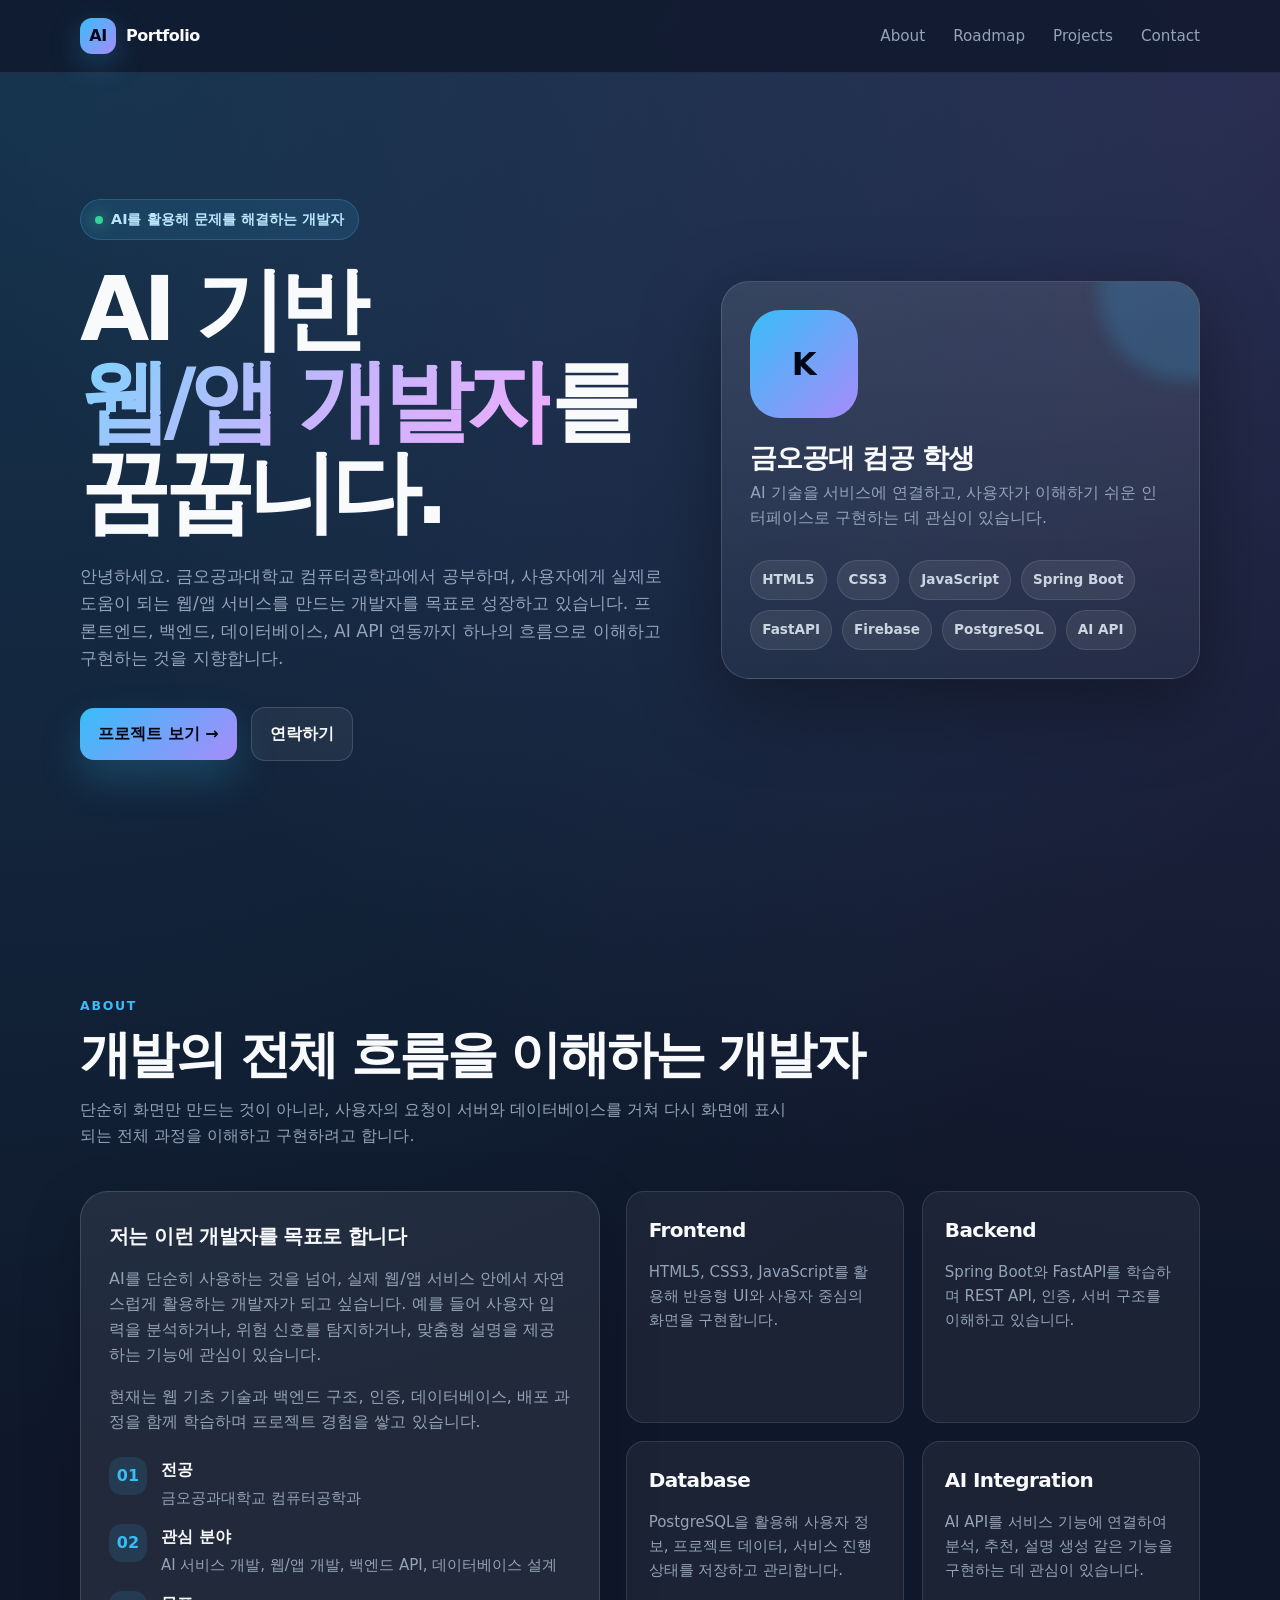
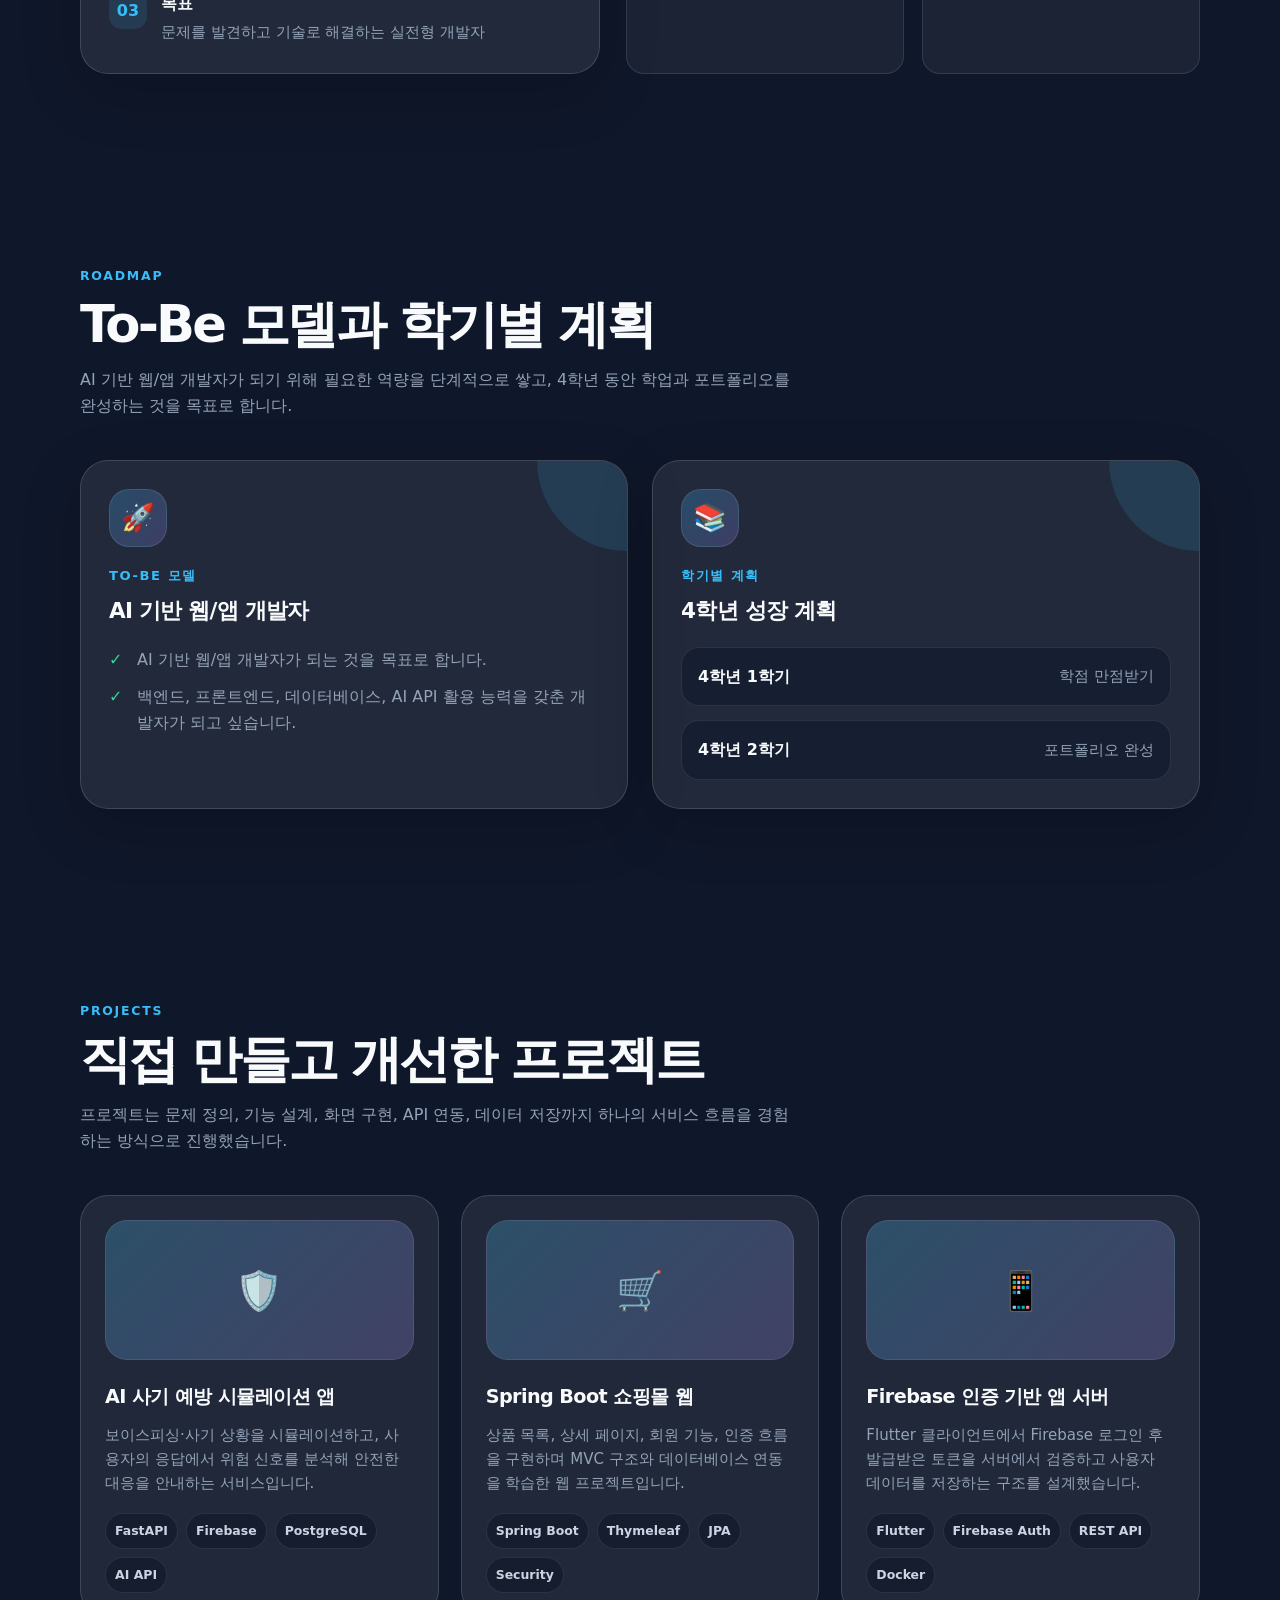
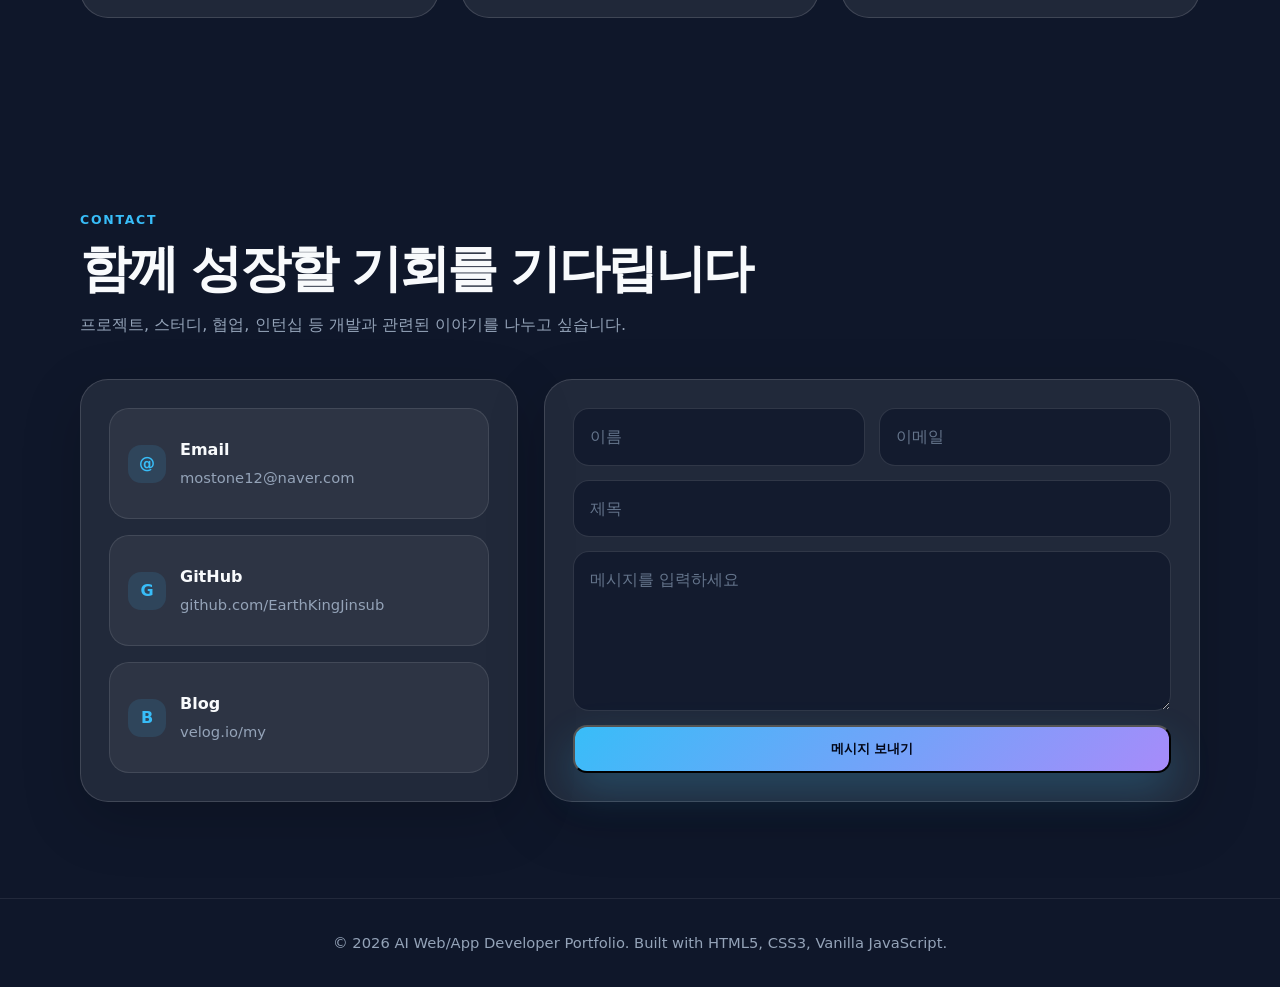
<file: index.html>
<!DOCTYPE html>
<html lang="ko">

<head>
	<meta charset="UTF-8" />
	<meta name="viewport" content="width=device-width, initial-scale=1.0" />
	<title>AI Web/App Developer Portfolio</title>
	<link rel="stylesheet" href="style.css" />
</head>

<body>
	<header class="navbar">
		<div class="container nav-inner">
			<a href="#home" class="logo" aria-label="홈으로 이동">
				<span class="logo-mark">AI</span>
				<span>Portfolio</span>
			</a>

			<nav>
				<button class="menu-btn" id="menuBtn" aria-label="메뉴 열기">☰</button>
				<ul class="nav-menu" id="navMenu">
					<li><a href="#about">About</a></li>
					<li><a href="#roadmap">Roadmap</a></li>
					<li><a href="#projects">Projects</a></li>
					<li><a href="#contact">Contact</a></li>
				</ul>
			</nav>
		</div>
	</header>

	<main>
		<section class="hero" id="home">
			<div class="container hero-grid">
				<div class="hero-copy reveal">
					<div class="badge"><span class="badge-dot"></span> AI를 활용해 문제를 해결하는 개발자</div>
					<h1>
						AI 기반<br />
						<span class="gradient-text">웹/앱 개발자</span>를<br />
						꿈꿉니다.
					</h1>
					<p>
						안녕하세요. 금오공과대학교 컴퓨터공학과에서 공부하며, 사용자에게 실제로 도움이 되는
						웹/앱 서비스를 만드는 개발자를 목표로 성장하고 있습니다. 프론트엔드, 백엔드, 데이터베이스,
						AI API 연동까지 하나의 흐름으로 이해하고 구현하는 것을 지향합니다.
					</p>
					<div class="hero-actions">
						<a href="#projects" class="btn btn-primary">프로젝트 보기 →</a>
						<a href="#contact" class="btn btn-ghost">연락하기</a>
					</div>
				</div>

				<aside class="hero-card reveal" aria-label="프로필 요약 카드">
					<div class="profile-box">
						<div class="profile-avatar">K</div>
						<div>
							<h2>금오공대 컴공 학생</h2>
							<p>
								AI 기술을 서비스에 연결하고, 사용자가 이해하기 쉬운 인터페이스로 구현하는 데 관심이 있습니다.
							</p>
						</div>
						<div class="stack-list">
							<span>HTML5</span>
							<span>CSS3</span>
							<span>JavaScript</span>
							<span>Spring Boot</span>
							<span>FastAPI</span>
							<span>Firebase</span>
							<span>PostgreSQL</span>
							<span>AI API</span>
						</div>
					</div>
				</aside>
			</div>
		</section>

		<section id="about">
			<div class="container">
				<div class="section-header reveal">
					<p class="section-kicker">About</p>
					<h2 class="section-title">개발의 전체 흐름을 이해하는 개발자</h2>
					<p class="section-desc">
						단순히 화면만 만드는 것이 아니라, 사용자의 요청이 서버와 데이터베이스를 거쳐 다시 화면에 표시되는 전체 과정을 이해하고 구현하려고 합니다.
					</p>
				</div>

				<div class="about-grid">
					<article class="glass-card about-main reveal">
						<h3>저는 이런 개발자를 목표로 합니다</h3>
						<p>
							AI를 단순히 사용하는 것을 넘어, 실제 웹/앱 서비스 안에서 자연스럽게 활용하는 개발자가 되고 싶습니다.
							예를 들어 사용자 입력을 분석하거나, 위험 신호를 탐지하거나, 맞춤형 설명을 제공하는 기능에 관심이 있습니다.
						</p>
						<p>
							현재는 웹 기초 기술과 백엔드 구조, 인증, 데이터베이스, 배포 과정을 함께 학습하며 프로젝트 경험을 쌓고 있습니다.
						</p>

						<div class="info-list">
							<div class="info-item">
								<div class="info-icon">01</div>
								<div>
									<strong>전공</strong>
									<span>금오공과대학교 컴퓨터공학과</span>
								</div>
							</div>
							<div class="info-item">
								<div class="info-icon">02</div>
								<div>
									<strong>관심 분야</strong>
									<span>AI 서비스 개발, 웹/앱 개발, 백엔드 API, 데이터베이스 설계</span>
								</div>
							</div>
							<div class="info-item">
								<div class="info-icon">03</div>
								<div>
									<strong>목표</strong>
									<span>문제를 발견하고 기술로 해결하는 실전형 개발자</span>
								</div>
							</div>
						</div>
					</article>

					<div class="skills-grid reveal">
						<article class="skill-card">
							<h3>Frontend</h3>
							<p>HTML5, CSS3, JavaScript를 활용해 반응형 UI와 사용자 중심의 화면을 구현합니다.</p>
						</article>
						<article class="skill-card">
							<h3>Backend</h3>
							<p>Spring Boot와 FastAPI를 학습하며 REST API, 인증, 서버 구조를 이해하고 있습니다.</p>
						</article>
						<article class="skill-card">
							<h3>Database</h3>
							<p>PostgreSQL을 활용해 사용자 정보, 프로젝트 데이터, 서비스 진행 상태를 저장하고 관리합니다.</p>
						</article>
						<article class="skill-card">
							<h3>AI Integration</h3>
							<p>AI API를 서비스 기능에 연결하여 분석, 추천, 설명 생성 같은 기능을 구현하는 데 관심이 있습니다.</p>
						</article>
					</div>
				</div>
			</div>
		</section>

		<section id="roadmap">
			<div class="container">
				<div class="section-header reveal">
					<p class="section-kicker">Roadmap</p>
					<h2 class="section-title">To-Be 모델과 학기별 계획</h2>
					<p class="section-desc">
						AI 기반 웹/앱 개발자가 되기 위해 필요한 역량을 단계적으로 쌓고, 4학년 동안 학업과 포트폴리오를 완성하는 것을 목표로 합니다.
					</p>
				</div>

				<div class="roadmap-grid">
					<article class="glass-card roadmap-card reveal">
						<div class="roadmap-icon">🚀</div>
						<p class="roadmap-label">To-Be 모델</p>
						<h3>AI 기반 웹/앱 개발자</h3>
						<ul class="check-list">
							<li>AI 기반 웹/앱 개발자가 되는 것을 목표로 합니다.</li>
							<li>백엔드, 프론트엔드, 데이터베이스, AI API 활용 능력을 갖춘 개발자가 되고 싶습니다.</li>
						</ul>
					</article>

					<article class="glass-card roadmap-card reveal">
						<div class="roadmap-icon">📚</div>
						<p class="roadmap-label">학기별 계획</p>
						<h3>4학년 성장 계획</h3>
						<div class="semester-list">
							<div class="semester-item">
								<strong>4학년 1학기</strong>
								<span>학점 만점받기</span>
							</div>
							<div class="semester-item">
								<strong>4학년 2학기</strong>
								<span>포트폴리오 완성</span>
							</div>
						</div>
					</article>
				</div>
			</div>
		</section>

		<section id="projects">
			<div class="container">
				<div class="section-header reveal">
					<p class="section-kicker">Projects</p>
					<h2 class="section-title">직접 만들고 개선한 프로젝트</h2>
					<p class="section-desc">
						프로젝트는 문제 정의, 기능 설계, 화면 구현, API 연동, 데이터 저장까지 하나의 서비스 흐름을 경험하는 방식으로 진행했습니다.
					</p>
				</div>

				<div class="projects-grid">
					<article class="project-card reveal">
						<div class="project-visual">🛡️</div>
						<h3>AI 사기 예방 시뮬레이션 앱</h3>
						<p>
							보이스피싱·사기 상황을 시뮬레이션하고, 사용자의 응답에서 위험 신호를 분석해 안전한 대응을 안내하는 서비스입니다.
						</p>
						<div class="project-tags">
							<span>FastAPI</span>
							<span>Firebase</span>
							<span>PostgreSQL</span>
							<span>AI API</span>
						</div>
					</article>

					<article class="project-card reveal">
						<div class="project-visual">🛒</div>
						<h3>Spring Boot 쇼핑몰 웹</h3>
						<p>
							상품 목록, 상세 페이지, 회원 기능, 인증 흐름을 구현하며 MVC 구조와 데이터베이스 연동을 학습한 웹 프로젝트입니다.
						</p>
						<div class="project-tags">
							<span>Spring Boot</span>
							<span>Thymeleaf</span>
							<span>JPA</span>
							<span>Security</span>
						</div>
					</article>

					<article class="project-card reveal">
						<div class="project-visual">📱</div>
						<h3>Firebase 인증 기반 앱 서버</h3>
						<p>
							Flutter 클라이언트에서 Firebase 로그인 후 발급받은 토큰을 서버에서 검증하고 사용자 데이터를 저장하는 구조를 설계했습니다.
						</p>
						<div class="project-tags">
							<span>Flutter</span>
							<span>Firebase Auth</span>
							<span>REST API</span>
							<span>Docker</span>
						</div>
					</article>
				</div>
			</div>
		</section>

		<section id="contact">
			<div class="container">
				<div class="section-header reveal">
					<p class="section-kicker">Contact</p>
					<h2 class="section-title">함께 성장할 기회를 기다립니다</h2>
					<p class="section-desc">
						프로젝트, 스터디, 협업, 인턴십 등 개발과 관련된 이야기를 나누고 싶습니다.
					</p>
				</div>

				<div class="contact-wrap">
					<div class="glass-card contact-info reveal">
						<a href="mailto:your-email@example.com" class="contact-link">
							<div class="info-icon">@</div>
							<div>
								<b>Email</b>
								<span>mostone12@naver.com</span>
							</div>
						</a>
						<a href="https://github.com/your-github" target="_blank" rel="noopener" class="contact-link">
							<div class="info-icon">G</div>
							<div>
								<b>GitHub</b>
								<span>github.com/EarthKingJinsub</span>
							</div>
						</a>
						<a href="https://velog.io/@your-blog" target="_blank" rel="noopener" class="contact-link">
							<div class="info-icon">B</div>
							<div>
								<b>Blog</b>
								<span>velog.io/my</span>
							</div>
						</a>
					</div>

					<form class="glass-card contact-form reveal" id="contactForm">
						<div class="form-row">
							<input class="field" type="text" name="name" placeholder="이름" required />
							<input class="field" type="email" name="email" placeholder="이메일" required />
						</div>
						<input class="field" type="text" name="subject" placeholder="제목" required />
						<textarea class="field" name="message" placeholder="메시지를 입력하세요" required></textarea>
						<button type="submit" class="btn btn-primary">메시지 보내기</button>
						<p class="form-message" id="formMessage">메시지가 작성되었습니다. 실제 전송 기능은 백엔드 연결 후 사용할 수 있습니다.</p>
					</form>
				</div>
			</div>
		</section>
	</main>

	<footer class="footer">
		<div class="container">
			<p>© 2026 AI Web/App Developer Portfolio. Built with HTML5, CSS3, Vanilla JavaScript.</p>
		</div>
	</footer>
	<script src="script.js"></script>
</body>

</html>
</file>
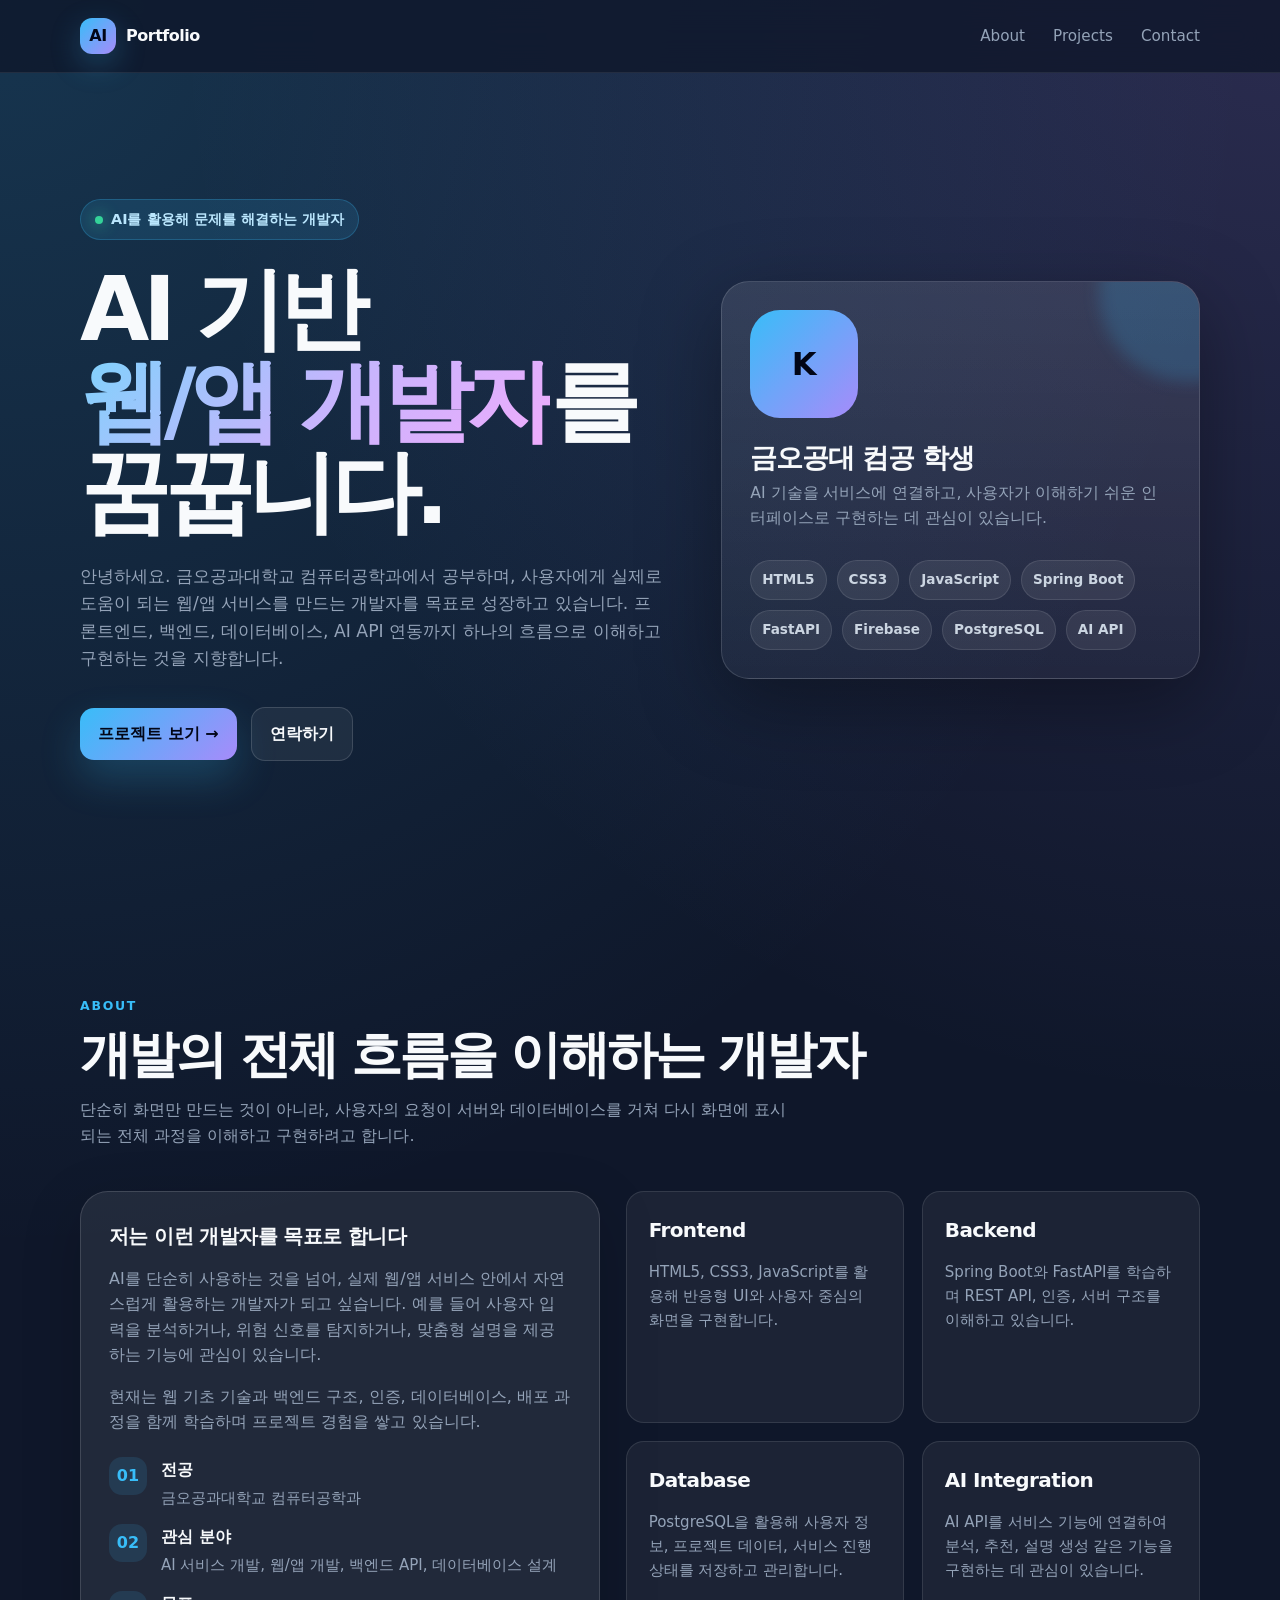
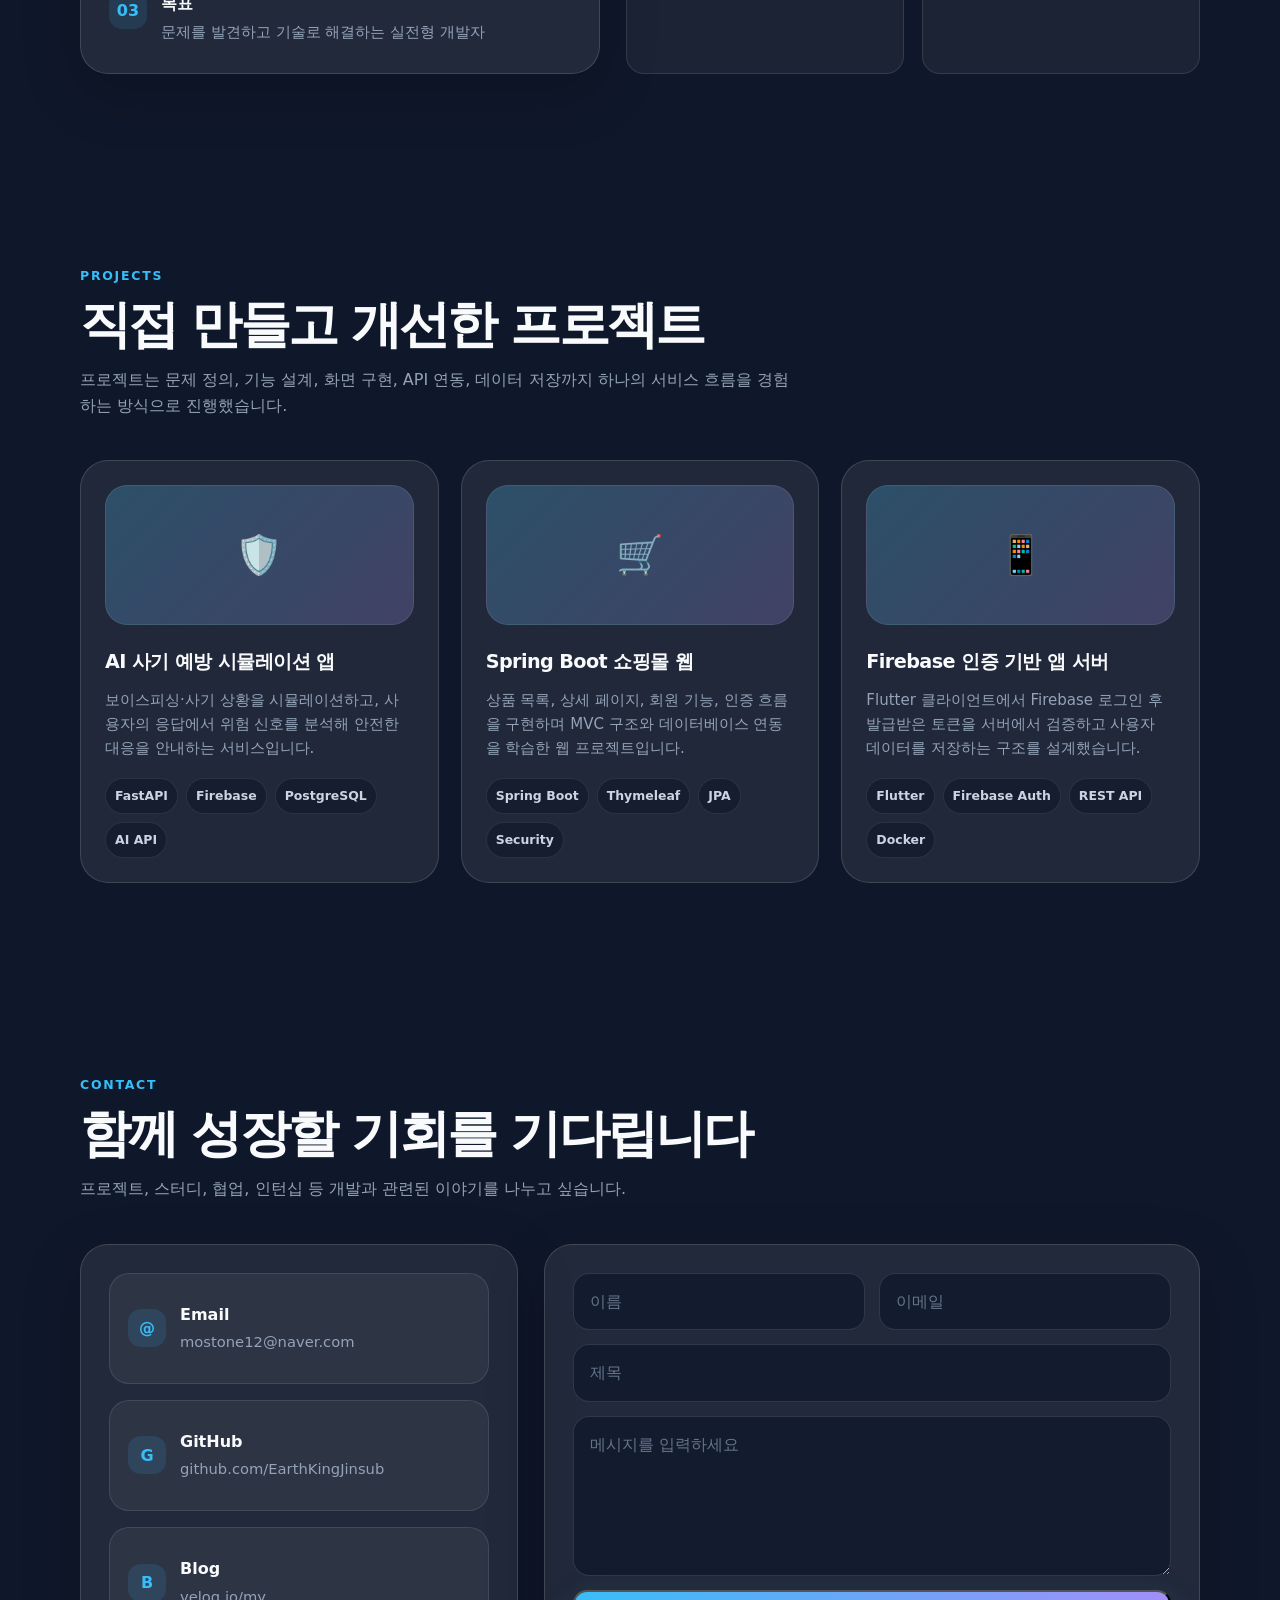
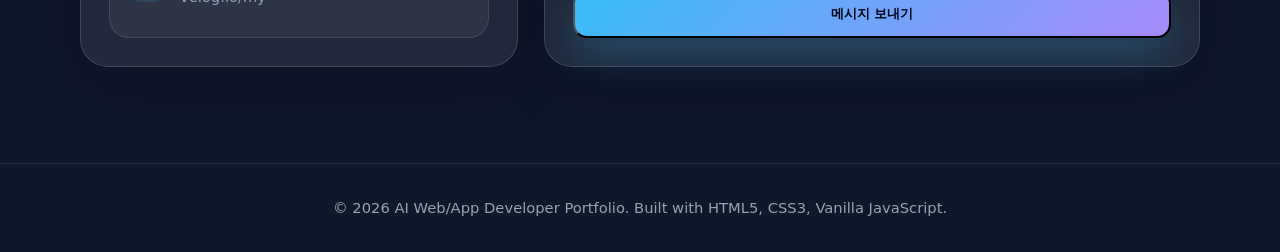
<file: main.html>
<!DOCTYPE html>
<html lang="ko">

<head>
	<meta charset="UTF-8" />
	<meta name="viewport" content="width=device-width, initial-scale=1.0" />
	<title>AI Web/App Developer Portfolio</title>
	<link rel="stylesheet" href="style.css" />
</head>

<body>
	<header class="navbar">
		<div class="container nav-inner">
			<a href="#home" class="logo" aria-label="홈으로 이동">
				<span class="logo-mark">AI</span>
				<span>Portfolio</span>
			</a>

			<nav>
				<button class="menu-btn" id="menuBtn" aria-label="메뉴 열기">☰</button>
				<ul class="nav-menu" id="navMenu">
					<li><a href="#about">About</a></li>
					<li><a href="#projects">Projects</a></li>
					<li><a href="#contact">Contact</a></li>
				</ul>
			</nav>
		</div>
	</header>

	<main>
		<section class="hero" id="home">
			<div class="container hero-grid">
				<div class="hero-copy reveal">
					<div class="badge"><span class="badge-dot"></span> AI를 활용해 문제를 해결하는 개발자</div>
					<h1>
						AI 기반<br />
						<span class="gradient-text">웹/앱 개발자</span>를<br />
						꿈꿉니다.
					</h1>
					<p>
						안녕하세요. 금오공과대학교 컴퓨터공학과에서 공부하며, 사용자에게 실제로 도움이 되는
						웹/앱 서비스를 만드는 개발자를 목표로 성장하고 있습니다. 프론트엔드, 백엔드, 데이터베이스,
						AI API 연동까지 하나의 흐름으로 이해하고 구현하는 것을 지향합니다.
					</p>
					<div class="hero-actions">
						<a href="#projects" class="btn btn-primary">프로젝트 보기 →</a>
						<a href="#contact" class="btn btn-ghost">연락하기</a>
					</div>
				</div>

				<aside class="hero-card reveal" aria-label="프로필 요약 카드">
					<div class="profile-box">
						<div class="profile-avatar">K</div>
						<div>
							<h2>금오공대 컴공 학생</h2>
							<p>
								AI 기술을 서비스에 연결하고, 사용자가 이해하기 쉬운 인터페이스로 구현하는 데 관심이 있습니다.
							</p>
						</div>
						<div class="stack-list">
							<span>HTML5</span>
							<span>CSS3</span>
							<span>JavaScript</span>
							<span>Spring Boot</span>
							<span>FastAPI</span>
							<span>Firebase</span>
							<span>PostgreSQL</span>
							<span>AI API</span>
						</div>
					</div>
				</aside>
			</div>
		</section>

		<section id="about">
			<div class="container">
				<div class="section-header reveal">
					<p class="section-kicker">About</p>
					<h2 class="section-title">개발의 전체 흐름을 이해하는 개발자</h2>
					<p class="section-desc">
						단순히 화면만 만드는 것이 아니라, 사용자의 요청이 서버와 데이터베이스를 거쳐 다시 화면에 표시되는 전체 과정을 이해하고 구현하려고 합니다.
					</p>
				</div>

				<div class="about-grid">
					<article class="glass-card about-main reveal">
						<h3>저는 이런 개발자를 목표로 합니다</h3>
						<p>
							AI를 단순히 사용하는 것을 넘어, 실제 웹/앱 서비스 안에서 자연스럽게 활용하는 개발자가 되고 싶습니다.
							예를 들어 사용자 입력을 분석하거나, 위험 신호를 탐지하거나, 맞춤형 설명을 제공하는 기능에 관심이 있습니다.
						</p>
						<p>
							현재는 웹 기초 기술과 백엔드 구조, 인증, 데이터베이스, 배포 과정을 함께 학습하며 프로젝트 경험을 쌓고 있습니다.
						</p>

						<div class="info-list">
							<div class="info-item">
								<div class="info-icon">01</div>
								<div>
									<strong>전공</strong>
									<span>금오공과대학교 컴퓨터공학과</span>
								</div>
							</div>
							<div class="info-item">
								<div class="info-icon">02</div>
								<div>
									<strong>관심 분야</strong>
									<span>AI 서비스 개발, 웹/앱 개발, 백엔드 API, 데이터베이스 설계</span>
								</div>
							</div>
							<div class="info-item">
								<div class="info-icon">03</div>
								<div>
									<strong>목표</strong>
									<span>문제를 발견하고 기술로 해결하는 실전형 개발자</span>
								</div>
							</div>
						</div>
					</article>

					<div class="skills-grid reveal">
						<article class="skill-card">
							<h3>Frontend</h3>
							<p>HTML5, CSS3, JavaScript를 활용해 반응형 UI와 사용자 중심의 화면을 구현합니다.</p>
						</article>
						<article class="skill-card">
							<h3>Backend</h3>
							<p>Spring Boot와 FastAPI를 학습하며 REST API, 인증, 서버 구조를 이해하고 있습니다.</p>
						</article>
						<article class="skill-card">
							<h3>Database</h3>
							<p>PostgreSQL을 활용해 사용자 정보, 프로젝트 데이터, 서비스 진행 상태를 저장하고 관리합니다.</p>
						</article>
						<article class="skill-card">
							<h3>AI Integration</h3>
							<p>AI API를 서비스 기능에 연결하여 분석, 추천, 설명 생성 같은 기능을 구현하는 데 관심이 있습니다.</p>
						</article>
					</div>
				</div>
			</div>
		</section>

		<section id="projects">
			<div class="container">
				<div class="section-header reveal">
					<p class="section-kicker">Projects</p>
					<h2 class="section-title">직접 만들고 개선한 프로젝트</h2>
					<p class="section-desc">
						프로젝트는 문제 정의, 기능 설계, 화면 구현, API 연동, 데이터 저장까지 하나의 서비스 흐름을 경험하는 방식으로 진행했습니다.
					</p>
				</div>

				<div class="projects-grid">
					<article class="project-card reveal">
						<div class="project-visual">🛡️</div>
						<h3>AI 사기 예방 시뮬레이션 앱</h3>
						<p>
							보이스피싱·사기 상황을 시뮬레이션하고, 사용자의 응답에서 위험 신호를 분석해 안전한 대응을 안내하는 서비스입니다.
						</p>
						<div class="project-tags">
							<span>FastAPI</span>
							<span>Firebase</span>
							<span>PostgreSQL</span>
							<span>AI API</span>
						</div>
					</article>

					<article class="project-card reveal">
						<div class="project-visual">🛒</div>
						<h3>Spring Boot 쇼핑몰 웹</h3>
						<p>
							상품 목록, 상세 페이지, 회원 기능, 인증 흐름을 구현하며 MVC 구조와 데이터베이스 연동을 학습한 웹 프로젝트입니다.
						</p>
						<div class="project-tags">
							<span>Spring Boot</span>
							<span>Thymeleaf</span>
							<span>JPA</span>
							<span>Security</span>
						</div>
					</article>

					<article class="project-card reveal">
						<div class="project-visual">📱</div>
						<h3>Firebase 인증 기반 앱 서버</h3>
						<p>
							Flutter 클라이언트에서 Firebase 로그인 후 발급받은 토큰을 서버에서 검증하고 사용자 데이터를 저장하는 구조를 설계했습니다.
						</p>
						<div class="project-tags">
							<span>Flutter</span>
							<span>Firebase Auth</span>
							<span>REST API</span>
							<span>Docker</span>
						</div>
					</article>
				</div>
			</div>
		</section>

		<section id="contact">
			<div class="container">
				<div class="section-header reveal">
					<p class="section-kicker">Contact</p>
					<h2 class="section-title">함께 성장할 기회를 기다립니다</h2>
					<p class="section-desc">
						프로젝트, 스터디, 협업, 인턴십 등 개발과 관련된 이야기를 나누고 싶습니다.
					</p>
				</div>

				<div class="contact-wrap">
					<div class="glass-card contact-info reveal">
						<a href="mailto:your-email@example.com" class="contact-link">
							<div class="info-icon">@</div>
							<div>
								<b>Email</b>
								<span>mostone12@naver.com</span>
							</div>
						</a>
						<a href="https://github.com/your-github" target="_blank" rel="noopener" class="contact-link">
							<div class="info-icon">G</div>
							<div>
								<b>GitHub</b>
								<span>github.com/EarthKingJinsub</span>
							</div>
						</a>
						<a href="https://velog.io/@your-blog" target="_blank" rel="noopener" class="contact-link">
							<div class="info-icon">B</div>
							<div>
								<b>Blog</b>
								<span>velog.io/my</span>
							</div>
						</a>
					</div>

					<form class="glass-card contact-form reveal" id="contactForm">
						<div class="form-row">
							<input class="field" type="text" name="name" placeholder="이름" required />
							<input class="field" type="email" name="email" placeholder="이메일" required />
						</div>
						<input class="field" type="text" name="subject" placeholder="제목" required />
						<textarea class="field" name="message" placeholder="메시지를 입력하세요" required></textarea>
						<button type="submit" class="btn btn-primary">메시지 보내기</button>
						<p class="form-message" id="formMessage">메시지가 작성되었습니다. 실제 전송 기능은 백엔드 연결 후 사용할 수 있습니다.</p>
					</form>
				</div>
			</div>
		</section>
	</main>

	<footer class="footer">
		<div class="container">
			<p>© 2026 AI Web/App Developer Portfolio. Built with HTML5, CSS3, Vanilla JavaScript.</p>
		</div>
	</footer>

	<script src="script.js"></script>
</body>

</html>
</file>
<file: style.css>
:root {
			--bg: #0f172a;
			--bg-soft: #111827;
			--card: rgba(255, 255, 255, 0.08);
			--card-border: rgba(255, 255, 255, 0.14);
			--text: #f8fafc;
			--muted: #94a3b8;
			--primary: #38bdf8;
			--primary-dark: #0284c7;
			--accent: #a78bfa;
			--success: #34d399;
			--shadow: 0 24px 80px rgba(0, 0, 0, 0.35);
			--radius-lg: 28px;
			--radius-md: 18px;
			--max-width: 1120px;
		}

		* {
			box-sizing: border-box;
			margin: 0;
			padding: 0;
		}

		html {
			scroll-behavior: smooth;
		}

		body {
			font-family: system-ui, -apple-system, BlinkMacSystemFont, "Segoe UI", sans-serif;
			background:
				radial-gradient(circle at top left, rgba(56, 189, 248, 0.18), transparent 34%),
				radial-gradient(circle at top right, rgba(167, 139, 250, 0.18), transparent 30%),
				var(--bg);
			color: var(--text);
			line-height: 1.6;
			overflow-x: hidden;
		}

		a {
			color: inherit;
			text-decoration: none;
		}

		ul {
			list-style: none;
		}

		.container {
			width: min(100% - 40px, var(--max-width));
			margin: 0 auto;
		}

		.navbar {
			position: fixed;
			top: 0;
			left: 0;
			width: 100%;
			z-index: 100;
			backdrop-filter: blur(18px);
			background: rgba(15, 23, 42, 0.78);
			border-bottom: 1px solid rgba(255, 255, 255, 0.08);
		}

		.nav-inner {
			height: 72px;
			display: flex;
			align-items: center;
			justify-content: space-between;
		}

		.logo {
			display: flex;
			align-items: center;
			gap: 10px;
			font-weight: 800;
			letter-spacing: -0.03em;
		}

		.logo-mark {
			width: 36px;
			height: 36px;
			display: grid;
			place-items: center;
			border-radius: 12px;
			background: linear-gradient(135deg, var(--primary), var(--accent));
			color: #020617;
			font-weight: 900;
			box-shadow: 0 10px 30px rgba(56, 189, 248, 0.25);
		}

		.nav-menu {
			display: flex;
			align-items: center;
			gap: 28px;
			color: var(--muted);
			font-size: 0.95rem;
		}

		.nav-menu a {
			position: relative;
			transition: color 0.2s ease;
		}

		.nav-menu a::after {
			content: "";
			position: absolute;
			left: 0;
			bottom: -8px;
			width: 0;
			height: 2px;
			border-radius: 99px;
			background: var(--primary);
			transition: width 0.2s ease;
		}

		.nav-menu a:hover,
		.nav-menu a.active {
			color: var(--text);
		}

		.nav-menu a:hover::after,
		.nav-menu a.active::after {
			width: 100%;
		}

		.menu-btn {
			display: none;
			width: 42px;
			height: 42px;
			border: 1px solid rgba(255, 255, 255, 0.12);
			border-radius: 12px;
			background: rgba(255, 255, 255, 0.06);
			color: var(--text);
			cursor: pointer;
		}

		.hero {
			min-height: 100vh;
			display: flex;
			align-items: center;
			padding: 140px 0 80px;
		}

		.hero-grid {
			display: grid;
			grid-template-columns: 1.1fr 0.9fr;
			gap: 56px;
			align-items: center;
		}

		.badge {
			display: inline-flex;
			align-items: center;
			gap: 8px;
			padding: 8px 14px;
			margin-bottom: 24px;
			border-radius: 999px;
			background: rgba(56, 189, 248, 0.12);
			border: 1px solid rgba(56, 189, 248, 0.25);
			color: #bae6fd;
			font-size: 0.9rem;
			font-weight: 600;
		}

		.badge-dot {
			width: 8px;
			height: 8px;
			border-radius: 50%;
			background: var(--success);
			box-shadow: 0 0 16px var(--success);
		}

		.hero h1 {
			font-size: clamp(2.8rem, 7vw, 5.6rem);
			line-height: 1.02;
			letter-spacing: -0.07em;
			margin-bottom: 24px;
		}

		.gradient-text {
			background: linear-gradient(135deg, #7dd3fc, #c4b5fd, #f0abfc);
			-webkit-background-clip: text;
			background-clip: text;
			color: transparent;
		}

		.hero p {
			max-width: 620px;
			color: var(--muted);
			font-size: 1.08rem;
			margin-bottom: 34px;
		}

		.hero-actions {
			display: flex;
			flex-wrap: wrap;
			gap: 14px;
			align-items: center;
		}

		.btn {
			display: inline-flex;
			align-items: center;
			justify-content: center;
			gap: 8px;
			padding: 13px 18px;
			border-radius: 14px;
			font-weight: 700;
			transition: transform 0.2s ease, box-shadow 0.2s ease, background 0.2s ease;
		}

		.btn:hover {
			transform: translateY(-2px);
		}

		.btn-primary {
			background: linear-gradient(135deg, var(--primary), var(--accent));
			color: #020617;
			box-shadow: 0 18px 40px rgba(56, 189, 248, 0.22);
		}

		.btn-ghost {
			color: var(--text);
			border: 1px solid rgba(255, 255, 255, 0.14);
			background: rgba(255, 255, 255, 0.06);
		}

		.hero-card {
			position: relative;
			padding: 28px;
			border-radius: var(--radius-lg);
			background: linear-gradient(180deg, rgba(255, 255, 255, 0.1), rgba(255, 255, 255, 0.04));
			border: 1px solid var(--card-border);
			box-shadow: var(--shadow);
			overflow: hidden;
		}

		.hero-card::before {
			content: "";
			position: absolute;
			inset: -80px -80px auto auto;
			width: 180px;
			height: 180px;
			border-radius: 50%;
			background: rgba(56, 189, 248, 0.18);
			filter: blur(8px);
		}

		.profile-box {
			position: relative;
			display: grid;
			gap: 18px;
		}

		.profile-avatar {
			width: 108px;
			height: 108px;
			border-radius: 30px;
			display: grid;
			place-items: center;
			font-size: 2rem;
			font-weight: 900;
			color: #020617;
			background: linear-gradient(135deg, var(--primary), var(--accent));
		}

		.profile-box h2 {
			font-size: 1.7rem;
			letter-spacing: -0.04em;
		}

		.profile-box p {
			color: var(--muted);
			margin: 0;
			font-size: 0.98rem;
		}

		.stack-list {
			display: flex;
			flex-wrap: wrap;
			gap: 10px;
			margin-top: 12px;
		}

		.stack-list span {
			padding: 8px 11px;
			border-radius: 999px;
			background: rgba(255, 255, 255, 0.08);
			border: 1px solid rgba(255, 255, 255, 0.1);
			color: #cbd5e1;
			font-size: 0.85rem;
			font-weight: 600;
		}

		section {
			padding: 96px 0;
		}

		.section-header {
			margin-bottom: 42px;
		}

		.section-kicker {
			color: var(--primary);
			font-weight: 800;
			text-transform: uppercase;
			letter-spacing: 0.14em;
			font-size: 0.78rem;
			margin-bottom: 10px;
		}

		.section-title {
			font-size: clamp(2rem, 4vw, 3.2rem);
			line-height: 1.12;
			letter-spacing: -0.055em;
			margin-bottom: 14px;
		}

		.section-desc {
			max-width: 720px;
			color: var(--muted);
			font-size: 1rem;
		}

		.about-grid {
			display: grid;
			grid-template-columns: 0.95fr 1.05fr;
			gap: 26px;
		}

		.glass-card {
			padding: 28px;
			border-radius: var(--radius-lg);
			background: var(--card);
			border: 1px solid var(--card-border);
			box-shadow: 0 18px 60px rgba(0, 0, 0, 0.18);
		}

		.about-main h3,
		.skill-card h3 {
			margin-bottom: 14px;
			font-size: 1.25rem;
			letter-spacing: -0.03em;
		}

		.about-main p {
			color: var(--muted);
			margin-bottom: 16px;
		}

		.info-list {
			display: grid;
			gap: 14px;
			margin-top: 22px;
		}

		.info-item {
			display: flex;
			gap: 14px;
			align-items: flex-start;
		}

		.info-icon {
			flex: 0 0 38px;
			width: 38px;
			height: 38px;
			display: grid;
			place-items: center;
			border-radius: 13px;
			background: rgba(56, 189, 248, 0.12);
			color: var(--primary);
			font-weight: 900;
		}

		.info-item strong {
			display: block;
			margin-bottom: 2px;
		}

		.info-item span {
			color: var(--muted);
			font-size: 0.94rem;
		}

		.skills-grid {
			display: grid;
			grid-template-columns: repeat(2, 1fr);
			gap: 18px;
		}

		.skill-card {
			padding: 22px;
			border-radius: var(--radius-md);
			background: rgba(255, 255, 255, 0.055);
			border: 1px solid rgba(255, 255, 255, 0.1);
		}

		.skill-card p {
			color: var(--muted);
			font-size: 0.94rem;
		}

		.roadmap-grid {
			display: grid;
			grid-template-columns: repeat(2, 1fr);
			gap: 24px;
		}

		.roadmap-card {
			position: relative;
			overflow: hidden;
		}

		.roadmap-card::before {
			content: "";
			position: absolute;
			top: -90px;
			right: -90px;
			width: 180px;
			height: 180px;
			border-radius: 50%;
			background: rgba(56, 189, 248, 0.13);
		}

		.roadmap-icon {
			position: relative;
			width: 58px;
			height: 58px;
			display: grid;
			place-items: center;
			margin-bottom: 18px;
			border-radius: 20px;
			background: linear-gradient(135deg, rgba(56, 189, 248, 0.24), rgba(167, 139, 250, 0.22));
			border: 1px solid rgba(255, 255, 255, 0.1);
			font-size: 1.7rem;
		}

		.roadmap-label {
			position: relative;
			color: var(--primary);
			font-size: 0.82rem;
			font-weight: 800;
			letter-spacing: 0.12em;
			text-transform: uppercase;
			margin-bottom: 8px;
		}

		.roadmap-card h3 {
			position: relative;
			font-size: 1.35rem;
			letter-spacing: -0.035em;
			margin-bottom: 18px;
		}

		.check-list {
			position: relative;
			display: grid;
			gap: 12px;
		}

		.check-list li {
			position: relative;
			padding-left: 28px;
			color: var(--muted);
		}

		.check-list li::before {
			content: "✓";
			position: absolute;
			left: 0;
			top: 0;
			color: var(--success);
			font-weight: 900;
		}

		.semester-list {
			position: relative;
			display: grid;
			gap: 14px;
		}

		.semester-item {
			display: flex;
			align-items: center;
			justify-content: space-between;
			gap: 16px;
			padding: 16px;
			border-radius: 18px;
			background: rgba(15, 23, 42, 0.55);
			border: 1px solid rgba(255, 255, 255, 0.09);
		}

		.semester-item strong {
			color: var(--text);
		}

		.semester-item span {
			color: var(--muted);
			font-size: 0.94rem;
		}

		.projects-grid {
			display: grid;
			grid-template-columns: repeat(3, 1fr);
			gap: 22px;
		}

		.project-card {
			position: relative;
			display: flex;
			flex-direction: column;
			min-height: 360px;
			padding: 24px;
			border-radius: var(--radius-lg);
			background: rgba(255, 255, 255, 0.075);
			border: 1px solid var(--card-border);
			overflow: hidden;
			transition: transform 0.22s ease, border-color 0.22s ease, background 0.22s ease;
		}

		.project-card:hover {
			transform: translateY(-8px);
			border-color: rgba(56, 189, 248, 0.45);
			background: rgba(255, 255, 255, 0.105);
		}

		.project-visual {
			height: 140px;
			border-radius: 22px;
			margin-bottom: 22px;
			display: grid;
			place-items: center;
			background:
				linear-gradient(135deg, rgba(56, 189, 248, 0.22), rgba(167, 139, 250, 0.2)),
				rgba(255, 255, 255, 0.04);
			border: 1px solid rgba(255, 255, 255, 0.09);
			font-size: 2.4rem;
		}

		.project-card h3 {
			font-size: 1.2rem;
			letter-spacing: -0.03em;
			margin-bottom: 10px;
		}

		.project-card p {
			color: var(--muted);
			font-size: 0.94rem;
			margin-bottom: 18px;
		}

		.project-tags {
			display: flex;
			flex-wrap: wrap;
			gap: 8px;
			margin-top: auto;
		}

		.project-tags span {
			padding: 7px 9px;
			border-radius: 999px;
			background: rgba(15, 23, 42, 0.6);
			color: #cbd5e1;
			border: 1px solid rgba(255, 255, 255, 0.09);
			font-size: 0.78rem;
			font-weight: 700;
		}

		.contact-wrap {
			display: grid;
			grid-template-columns: 0.8fr 1.2fr;
			gap: 26px;
			align-items: stretch;
		}

		.contact-info {
			display: grid;
			gap: 16px;
		}

		.contact-link {
			display: flex;
			align-items: center;
			gap: 14px;
			padding: 18px;
			border-radius: 20px;
			background: rgba(255, 255, 255, 0.055);
			border: 1px solid rgba(255, 255, 255, 0.1);
			transition: transform 0.2s ease, background 0.2s ease;
		}

		.contact-link:hover {
			transform: translateY(-3px);
			background: rgba(255, 255, 255, 0.08);
		}

		.contact-link b {
			display: block;
			margin-bottom: 2px;
		}

		.contact-link span {
			color: var(--muted);
			font-size: 0.92rem;
		}

		.contact-form {
			display: grid;
			gap: 14px;
		}

		.form-row {
			display: grid;
			grid-template-columns: repeat(2, 1fr);
			gap: 14px;
		}

		.field {
			width: 100%;
			padding: 15px 16px;
			border: 1px solid rgba(255, 255, 255, 0.12);
			border-radius: 16px;
			background: rgba(15, 23, 42, 0.72);
			color: var(--text);
			font: inherit;
			outline: none;
			transition: border-color 0.2s ease, box-shadow 0.2s ease;
		}

		.field::placeholder {
			color: #64748b;
		}

		.field:focus {
			border-color: rgba(56, 189, 248, 0.7);
			box-shadow: 0 0 0 4px rgba(56, 189, 248, 0.12);
		}

		textarea.field {
			min-height: 160px;
			resize: vertical;
		}

		.form-message {
			display: none;
			padding: 12px 14px;
			border-radius: 14px;
			color: #bbf7d0;
			background: rgba(34, 197, 94, 0.12);
			border: 1px solid rgba(34, 197, 94, 0.22);
			font-size: 0.92rem;
		}

		.form-message.show {
			display: block;
		}

		.footer {
			padding: 32px 0;
			border-top: 1px solid rgba(255, 255, 255, 0.08);
			color: var(--muted);
			text-align: center;
			font-size: 0.92rem;
		}

		.reveal {
			opacity: 0;
			transform: translateY(24px);
			transition: opacity 0.6s ease, transform 0.6s ease;
		}

		.reveal.visible {
			opacity: 1;
			transform: translateY(0);
		}

		@media (max-width: 900px) {

			.hero-grid,
			.about-grid,
			.roadmap-grid,
			.contact-wrap {
				grid-template-columns: 1fr;
			}

			.projects-grid {
				grid-template-columns: repeat(2, 1fr);
			}
		}

		@media (max-width: 720px) {
			.nav-menu {
				position: fixed;
				top: 72px;
				left: 20px;
				right: 20px;
				display: none;
				flex-direction: column;
				align-items: flex-start;
				gap: 16px;
				padding: 22px;
				border-radius: 22px;
				background: rgba(15, 23, 42, 0.96);
				border: 1px solid rgba(255, 255, 255, 0.12);
				box-shadow: var(--shadow);
			}

			.nav-menu.open {
				display: flex;
			}

			.menu-btn {
				display: grid;
				place-items: center;
			}

			.hero {
				padding-top: 120px;
			}

			.projects-grid,
			.skills-grid,
			.form-row {
				grid-template-columns: 1fr;
			}

			.semester-item {
				align-items: flex-start;
				flex-direction: column;
			}

			section {
				padding: 74px 0;
			}
		}
</file>
